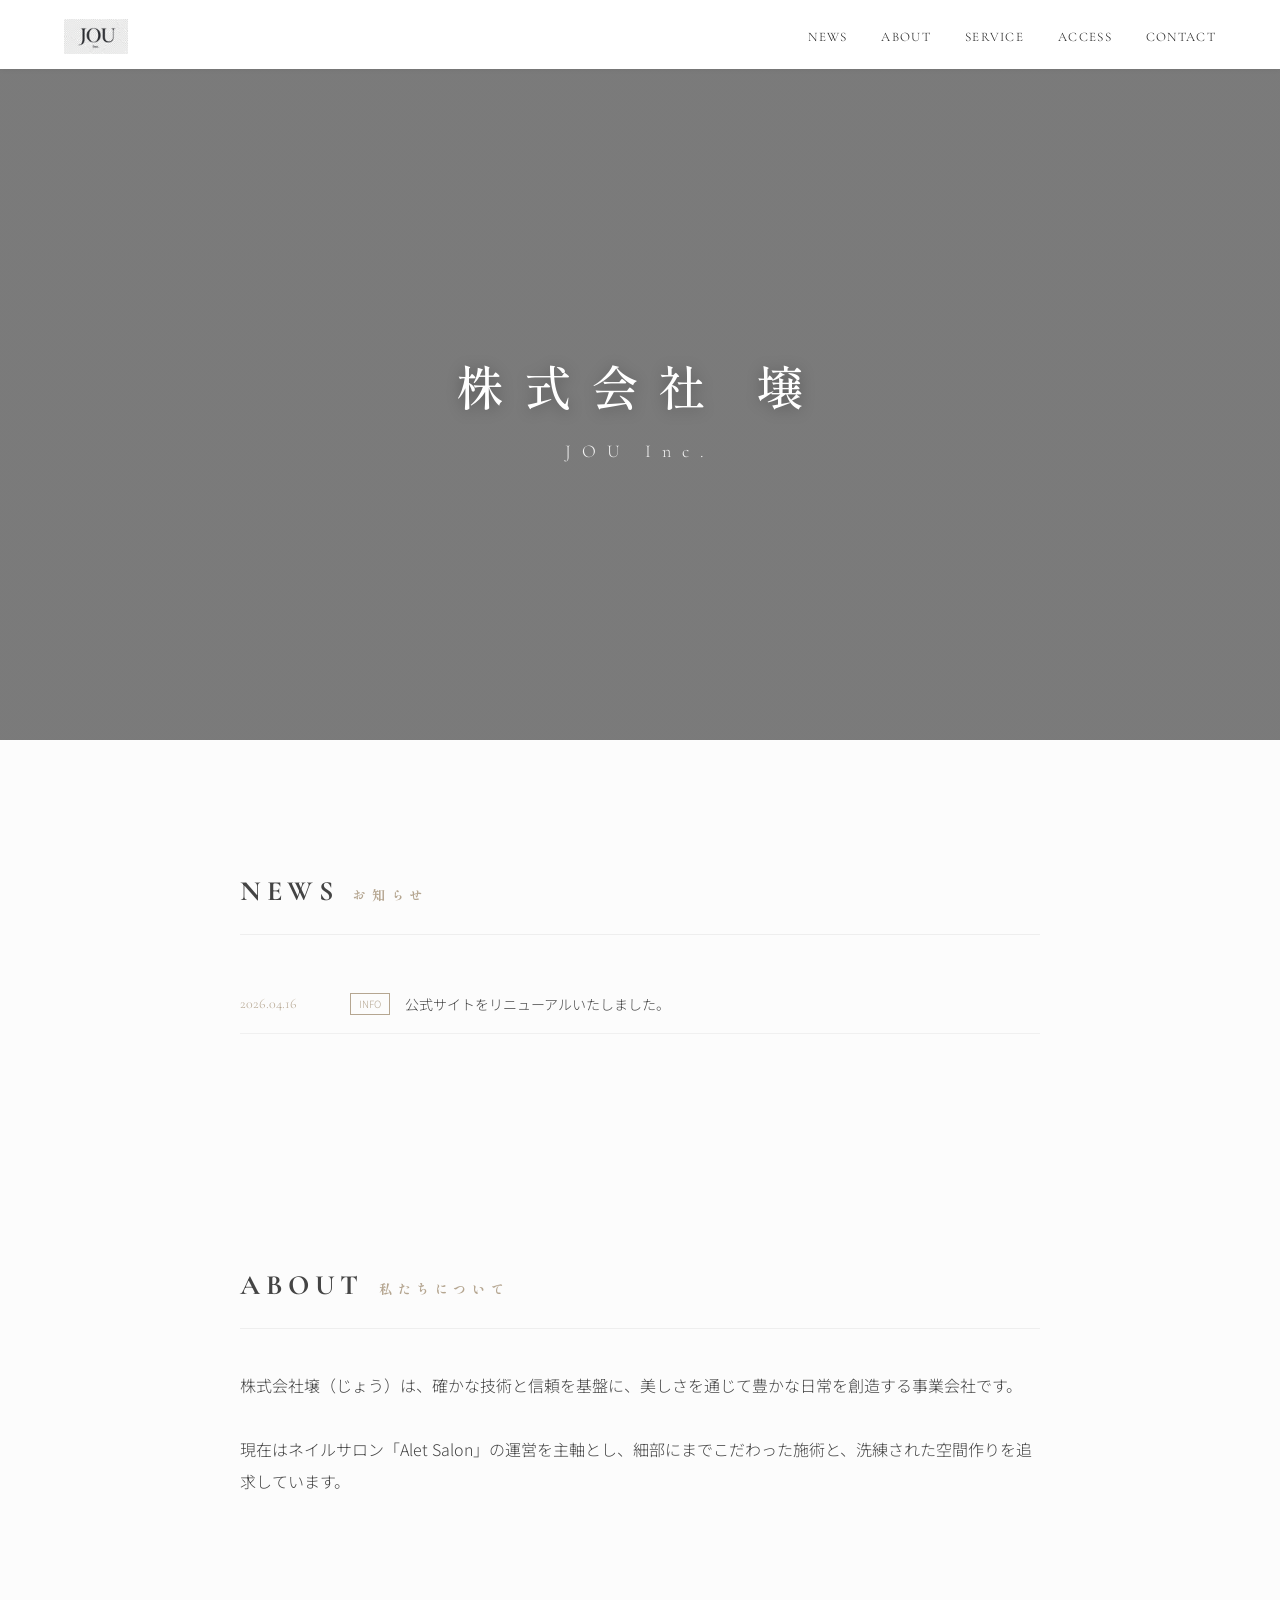
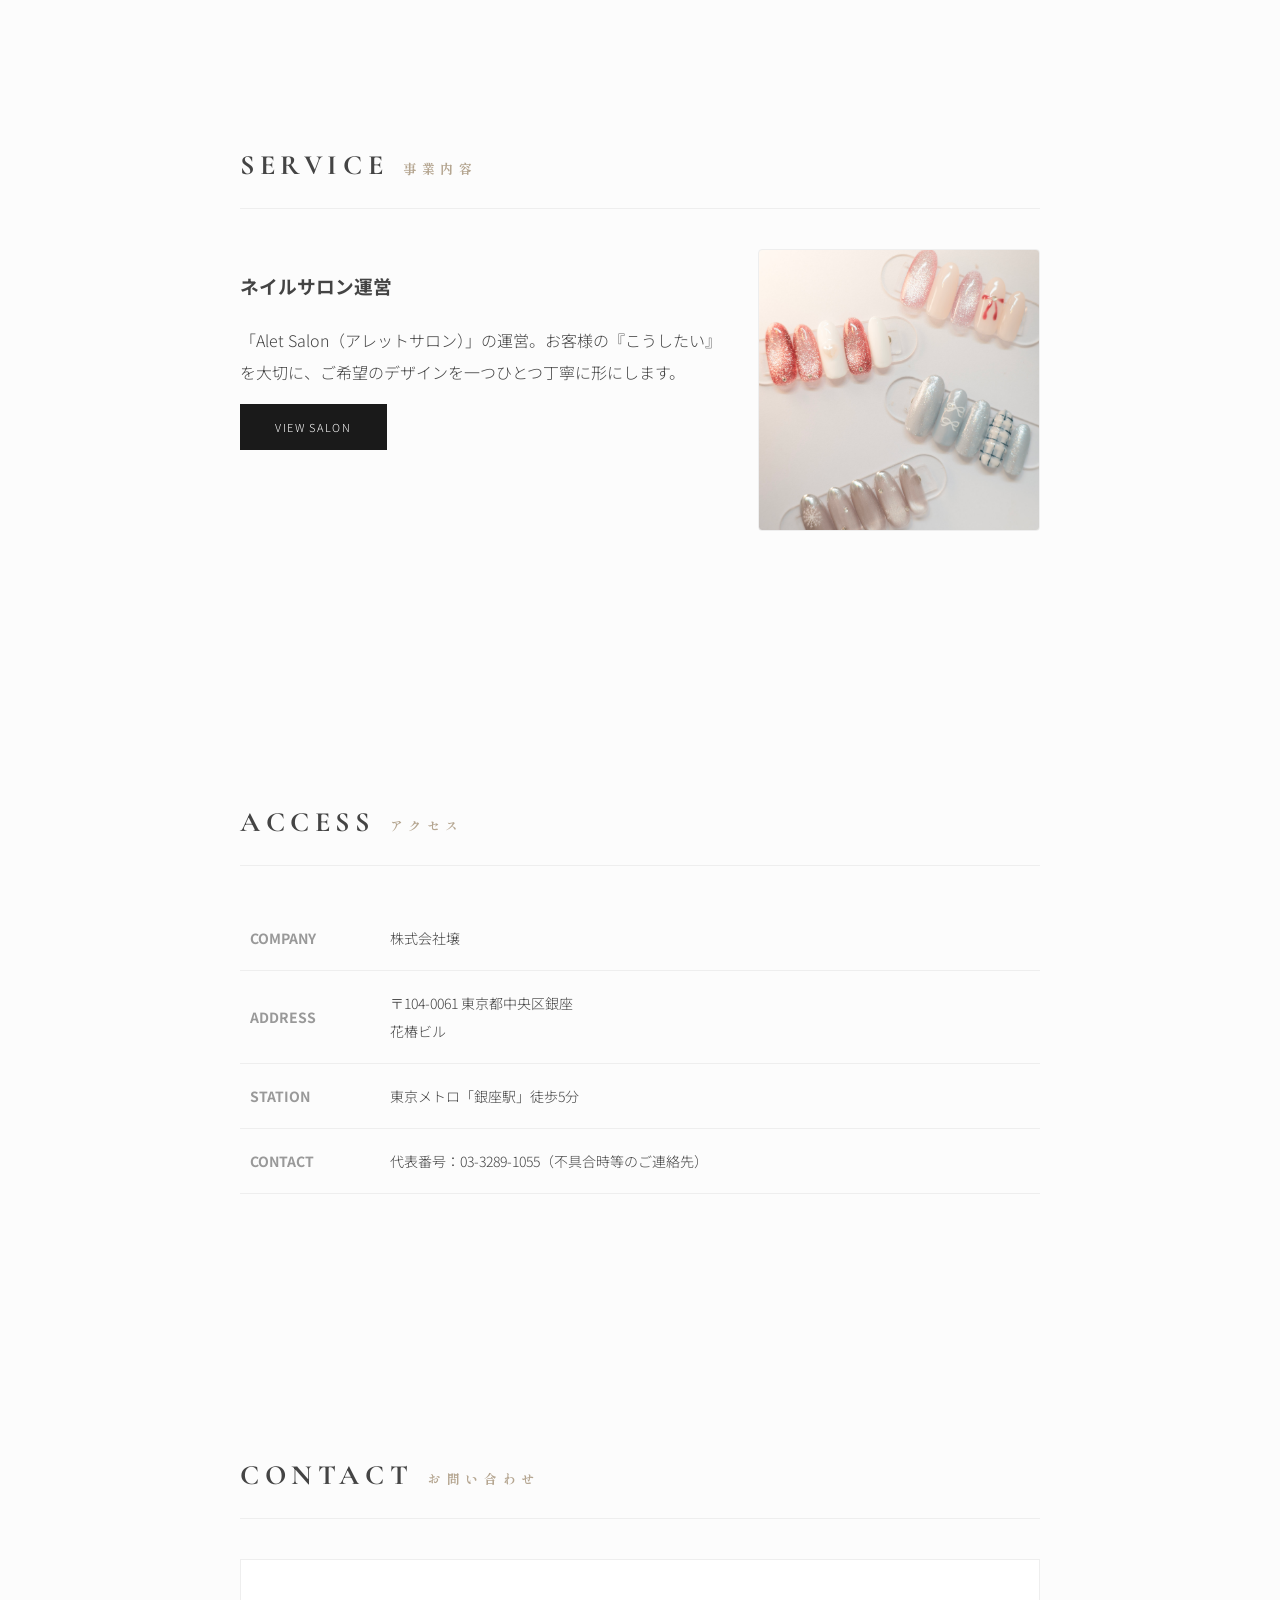
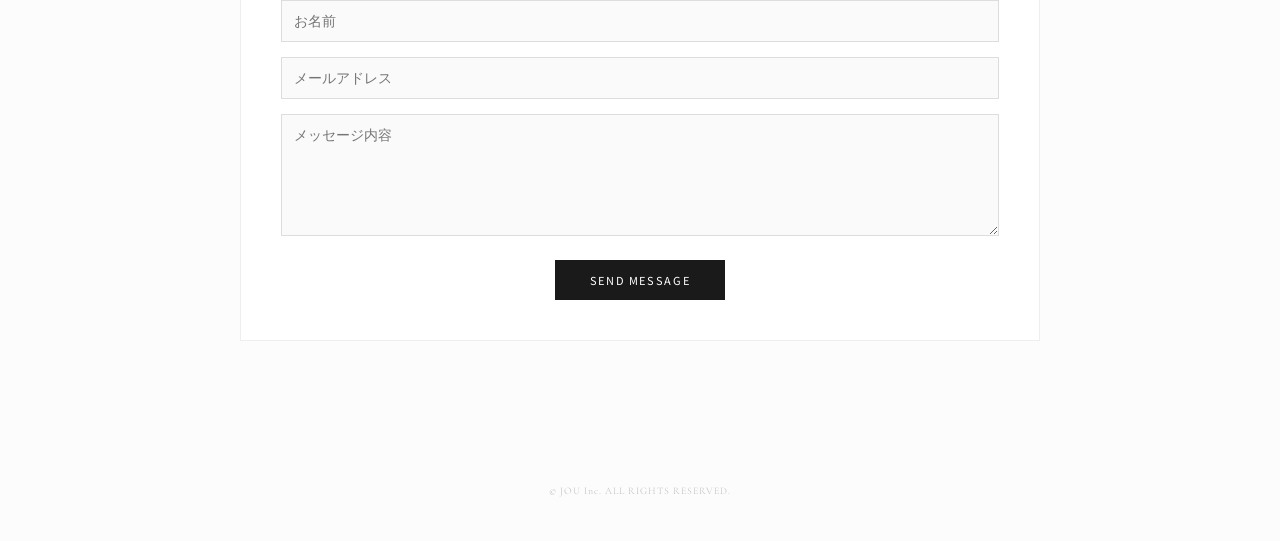
<file: index.html>
<!DOCTYPE html>
<html lang="ja">
<head>
    <meta charset="UTF-8">
    <meta name="viewport" content="width=device-width, initial-scale=1.0">
    <title>株式会社壌 | JOU Inc.</title>
    
    <link rel="icon" href="images/favicon.png" type="image/png">
    <link href="https://fonts.googleapis.com/css2?family=Cormorant+Garamond:wght@300;500&family=Noto+Sans+JP:wght@300;400&family=Shippori+Mincho:wght@400;500;600&display=swap" rel="stylesheet">
    
    <style>
        :root {
            --primary-color: #1a1a1a;
            --accent-color: #b5a691; 
            --bg-color: #fcfcfc;
            --text-color: #444;
            --font-en: 'Cormorant Garamond', serif;
            --font-jp: 'Noto Sans JP', sans-serif;
            --font-mincho: 'Shippori Mincho', serif;
            --content-width: 800px;
        }

        .fade-in { opacity: 0; transform: translateY(20px); transition: opacity 1.2s ease, transform 1.2s ease; }
        .fade-in.is-visible { opacity: 1; transform: translateY(0); }

        body {
            font-family: var(--font-jp); font-weight: 300; line-height: 2.0; color: var(--text-color);
            background-color: var(--bg-color); margin: 0; -webkit-font-smoothing: antialiased;
        }

        header {
            padding: 15px 5%; display: flex; justify-content: space-between; align-items: center;
            background: #ffffff; position: fixed; top: 0; left: 0; width: 100%; box-sizing: border-box;
            z-index: 1000; box-shadow: 0 1px 5px rgba(0,0,0,0.05);
        }

        .logo-area h1 { margin: 0; line-height: 1; display: flex; align-items: center; }
        /* ロゴ画像だけは images/logo.png を参照します */
        .logo-area img { height: 35px; width: auto; vertical-align: middle; }

        nav a { text-decoration: none; color: var(--primary-color); margin-left: 30px; font-size: 13px; font-family: var(--font-en); letter-spacing: 0.1em; }

        /* 【ここが重要】トップ画像はネットから取得する設定にしました */
        .hero {
            height: 75vh; margin-top: 65px;
            background-color: #cccccc;
            background-position: center; background-size: cover;
            background-image: linear-gradient(rgba(0,0,0,0.4), rgba(0,0,0,0.4)), 
                              url('https://images.unsplash.com/photo-1632345031435-8727f6897d53?auto=format&fit=crop&q=80&w=2000');
            display: flex; flex-direction: column; justify-content: center; align-items: center; color: #ffffff;
            text-align: center;
        }

        .hero h1 { font-family: var(--font-mincho); font-size: clamp(32px, 5vw, 48px); letter-spacing: 0.4em; font-weight: 500; text-shadow: 0 2px 15px rgba(0,0,0,0.3); margin:0;}
        .hero p { font-family: var(--font-en); font-size: 18px; letter-spacing: 0.6em; color: rgba(255,255,255,0.9); margin:0;}

        section { padding: 100px 5%; max-width: var(--content-width); margin: 0 auto; scroll-margin-top: 80px; }

        h2 {
            font-family: var(--font-en); font-size: 28px; letter-spacing: 0.2em; margin-bottom: 40px;
            display: flex; align-items: baseline; gap: 15px; border-bottom: 1px solid #eee; padding-bottom: 15px;
        }
        h2 span { font-size: 13px; color: var(--accent-color); font-family: var(--font-mincho); }

        /* NEWS セクションのスタイル */
        .news-item { display: flex; padding: 15px 0; border-bottom: 1px solid #f0f0f0; font-size: 14px; align-items: center; }
        .news-date { width: 110px; color: var(--accent-color); font-family: var(--font-en); }
        .news-category { font-size: 10px; border: 1px solid var(--accent-color); padding: 0 8px; margin-right: 15px; color: var(--accent-color); }

        .service-container { display: flex; gap: 40px; align-items: start; margin-bottom: 40px;}
        .service-text { flex: 1; }
        .service-img {
            width: 280px; height: 280px; border: 1px solid #eee;
            background-position: center; background-size: cover;
            background-image: url('images/nail_tips.png'); 
            background-color: #f0f0f0;
            border-radius: 4px;
        }

        .submit-btn {
            display: inline-block; padding: 12px 35px; background: var(--primary-color);
            color: #fff; text-decoration: none; font-size: 11px; letter-spacing: 0.15em;
            font-family: var(--font-jp); border: none; cursor: pointer; transition: 0.3s;
        }
        .submit-btn:hover { background: var(--accent-color); }

        .company-table { width: 100%; border-collapse: collapse; margin-bottom: 30px; }
        .company-table th, .company-table td { padding: 18px 10px; border-bottom: 1px solid #eee; text-align: left; font-size: 14px; }
        .company-table th { width: 120px; color: #999; }

        input, textarea { width: 100%; padding: 12px; margin-bottom: 15px; border: 1px solid #ddd; background: #fafafa; box-sizing: border-box; font-size: 14px; outline: none; }

        footer { text-align: center; padding: 40px 20px; font-size: 10px; color: #bbb; font-family: var(--font-en); letter-spacing: 0.1em; }

        @media (max-width: 768px) {
            .service-container { flex-direction: column-reverse; }
            .service-img { width: 100%; height: 250px; }
        }
    </style>
</head>
<body>

<header>
    <div class="logo-area">
        <h1>
            <a href="index.html">
                <img src="images/logo.png" alt="株式会社壌 | JOU Inc.">
            </a>
        </h1>
    </div>
    <nav>
        <a href="#news">NEWS</a>
        <a href="#about">ABOUT</a>
        <a href="#service">SERVICE</a>
        <a href="#access">ACCESS</a>
        <a href="#contact">CONTACT</a>
    </nav>
</header>

<div class="hero">
    <h1>株式会社 壌</h1>
    <p>JOU Inc.</p>
</div>

<section id="news" class="fade-in">
    <h2>NEWS <span>お知らせ</span></h2>
    <div class="news-list">
        <div class="news-item">
            <span class="news-date">2026.04.16</span>
            <span class="news-category">INFO</span>
            <span class="news-title">公式サイトをリニューアルいたしました。</span>
        </div>
    </div>
</section>

<section id="about" class="fade-in">
    <h2>ABOUT <span>私たちについて</span></h2>
    <p>
        株式会社壌（じょう）は、確かな技術と信頼を基盤に、美しさを通じて豊かな日常を創造する事業会社です。<br><br>
        現在はネイルサロン「Alet Salon」の運営を主軸とし、細部にまでこだわった施術と、洗練された空間作りを追求しています。
    </p>
</section>

<section id="service" class="fade-in">
    <h2>SERVICE <span>事業内容</span></h2>
    <div class="service-container">
        <div class="service-text">
            <h3>ネイルサロン運営</h3>
            <p>「Alet Salon（アレットサロン）」の運営。お客様の『こうしたい』を大切に、ご希望のデザインを一つひとつ丁寧に形にします。</p>
            <a href="https://beauty.hotpepper.jp/kr/slnH000772068/" class="submit-btn" style="text-decoration:none;" target="_blank">VIEW SALON</a>
        </div>
        <div class="service-img"></div>
    </div>
</section>

<section id="access" class="fade-in">
    <h2>ACCESS <span>アクセス</span></h2>
    <table class="company-table">
        <tr><th>COMPANY</th><td>株式会社壌</td></tr>
        <tr><th>ADDRESS</th><td>〒104-0061 東京都中央区銀座<br>花椿ビル</td></tr>
        <tr><th>STATION</th><td>東京メトロ「銀座駅」徒歩5分</td></tr>
        <tr><th>CONTACT</th><td>代表番号：03-3289-1055（不具合時等のご連絡先）</td></tr>
    </table>
</section>

<section id="contact" class="fade-in">
    <h2>CONTACT <span>お問い合わせ</span></h2>
    <div style="padding: 40px; background: #fff; border: 1px solid #eee;">
        <form action="send.php" method="POST">
            <input type="text" name="your-name" required placeholder="お名前">
            <input type="email" name="your-email" required placeholder="メールアドレス">
            <textarea name="your-message" rows="6" required placeholder="メッセージ内容"></textarea>
            <div style="text-align: center;"><button type="submit" class="submit-btn">SEND MESSAGE</button></div>
        </form>
    </div>
</section>

<footer>© JOU Inc. ALL RIGHTS RESERVED.</footer>

<script>
    const observer = new IntersectionObserver((entries) => {
        entries.forEach(entry => { if (entry.isIntersecting) entry.target.classList.add('is-visible'); });
    }, { threshold: 0.1 });
    document.querySelectorAll('.fade-in').forEach(el => observer.observe(el));
</script>

</body>
</html>
</file>
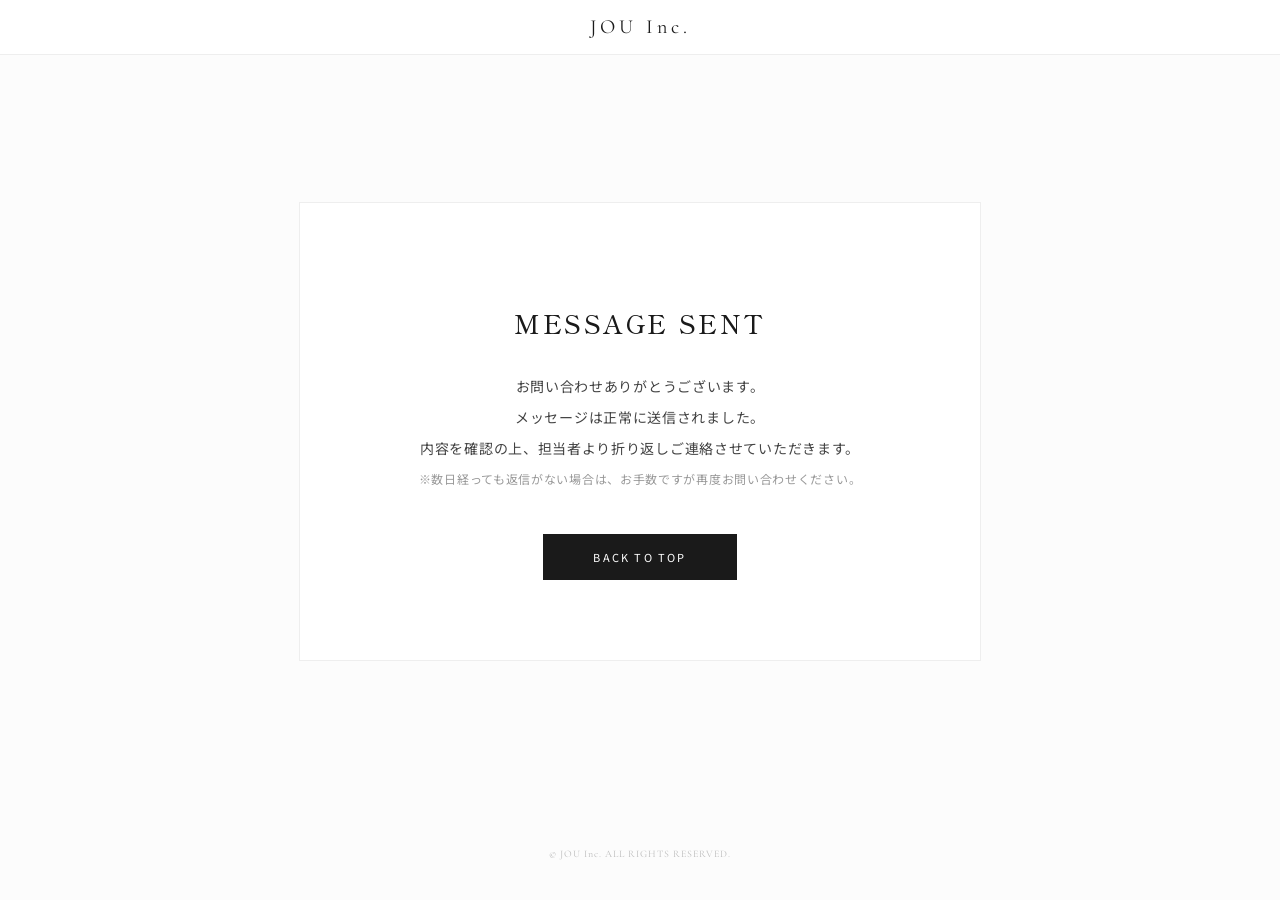
<file: thanks.html>
<!DOCTYPE html>
<html lang="ja">
<head>
    <meta charset="UTF-8">
    <meta name="viewport" content="width=device-width, initial-scale=1.0">
    <title>送信完了 | 株式会社壌 | JOU Inc.</title>
    <link href="https://fonts.googleapis.com/css2?family=Cormorant+Garamond:wght@300;500&family=Noto+Sans+JP:wght@300;400&family=Shippori+Mincho:wght@400;500;600&display=swap" rel="stylesheet">
    
    <style>
        :root {
            --primary-color: #1a1a1a;
            --accent-color: #b5a691; 
            --bg-color: #fcfcfc;
            --font-en: 'Cormorant Garamond', serif;
            --font-jp: 'Noto Sans JP', sans-serif;
            --font-mincho: 'Shippori Mincho', serif;
        }

        body {
            background-color: var(--bg-color);
            display: flex;
            flex-direction: column;
            min-height: 100vh;
            margin: 0;
            font-family: var(--font-jp);
            color: #444;
            -webkit-font-smoothing: antialiased;
        }

        /* ヘッダーは index.html と同じスタイル */
        header {
            padding: 15px 5%;
            background: #ffffff;
            text-align: center;
            border-bottom: 1px solid #eee;
        }

        .logo-text {
            font-family: var(--font-en);
            letter-spacing: 0.2em;
            font-size: 20px;
            color: var(--primary-color);
            margin: 0;
        }

        .thanks-main {
            flex: 1;
            display: flex;
            align-items: center;
            justify-content: center;
            padding: 40px 20px;
        }

        .thanks-card {
            background: #ffffff;
            max-width: 600px;
            width: 100%;
            padding: 80px 40px;
            text-align: center;
            border: 1px solid #eee; /* 高級感を出すためにあえて影ではなく細い線 */
        }

        .thanks-card h2 {
            font-family: var(--font-mincho);
            color: var(--primary-color);
            font-size: 1.6rem;
            letter-spacing: 0.1em;
            margin-bottom: 30px;
            font-weight: 500;
        }

        .thanks-card p {
            font-size: 14px;
            line-height: 2.2;
            margin-bottom: 40px;
            letter-spacing: 0.05em;
        }

        .return-btn {
            display: inline-block;
            background-color: var(--primary-color);
            color: #fff !important;
            text-decoration: none;
            padding: 15px 50px;
            font-size: 11px;
            letter-spacing: 0.2em;
            transition: all 0.3s;
            font-family: var(--font-jp);
        }

        .return-btn:hover {
            background-color: var(--accent-color);
            transform: translateY(-2px);
        }

        footer {
            padding: 30px 0;
            text-align: center;
            font-size: 10px;
            color: #bbb;
            font-family: var(--font-en);
            letter-spacing: 0.1em;
        }
    </style>
</head>
<body>

<header>
    <p class="logo-text">JOU Inc.</p>
</header>

<main class="thanks-main">
    <div class="thanks-card">
        <h2>MESSAGE SENT</h2>
        <p>
            お問い合わせありがとうございます。<br>
            メッセージは正常に送信されました。<br>
            内容を確認の上、担当者より折り返しご連絡させていただきます。<br>
            <span style="font-size: 12px; color: #999;">※数日経っても返信がない場合は、お手数ですが再度お問い合わせください。</span>
        </p>
        <a href="index.html" class="return-btn">BACK TO TOP</a>
    </div>
</main>

<footer>
    <p>© JOU Inc. ALL RIGHTS RESERVED.</p>
</footer>

</body>
</html>
</file>
